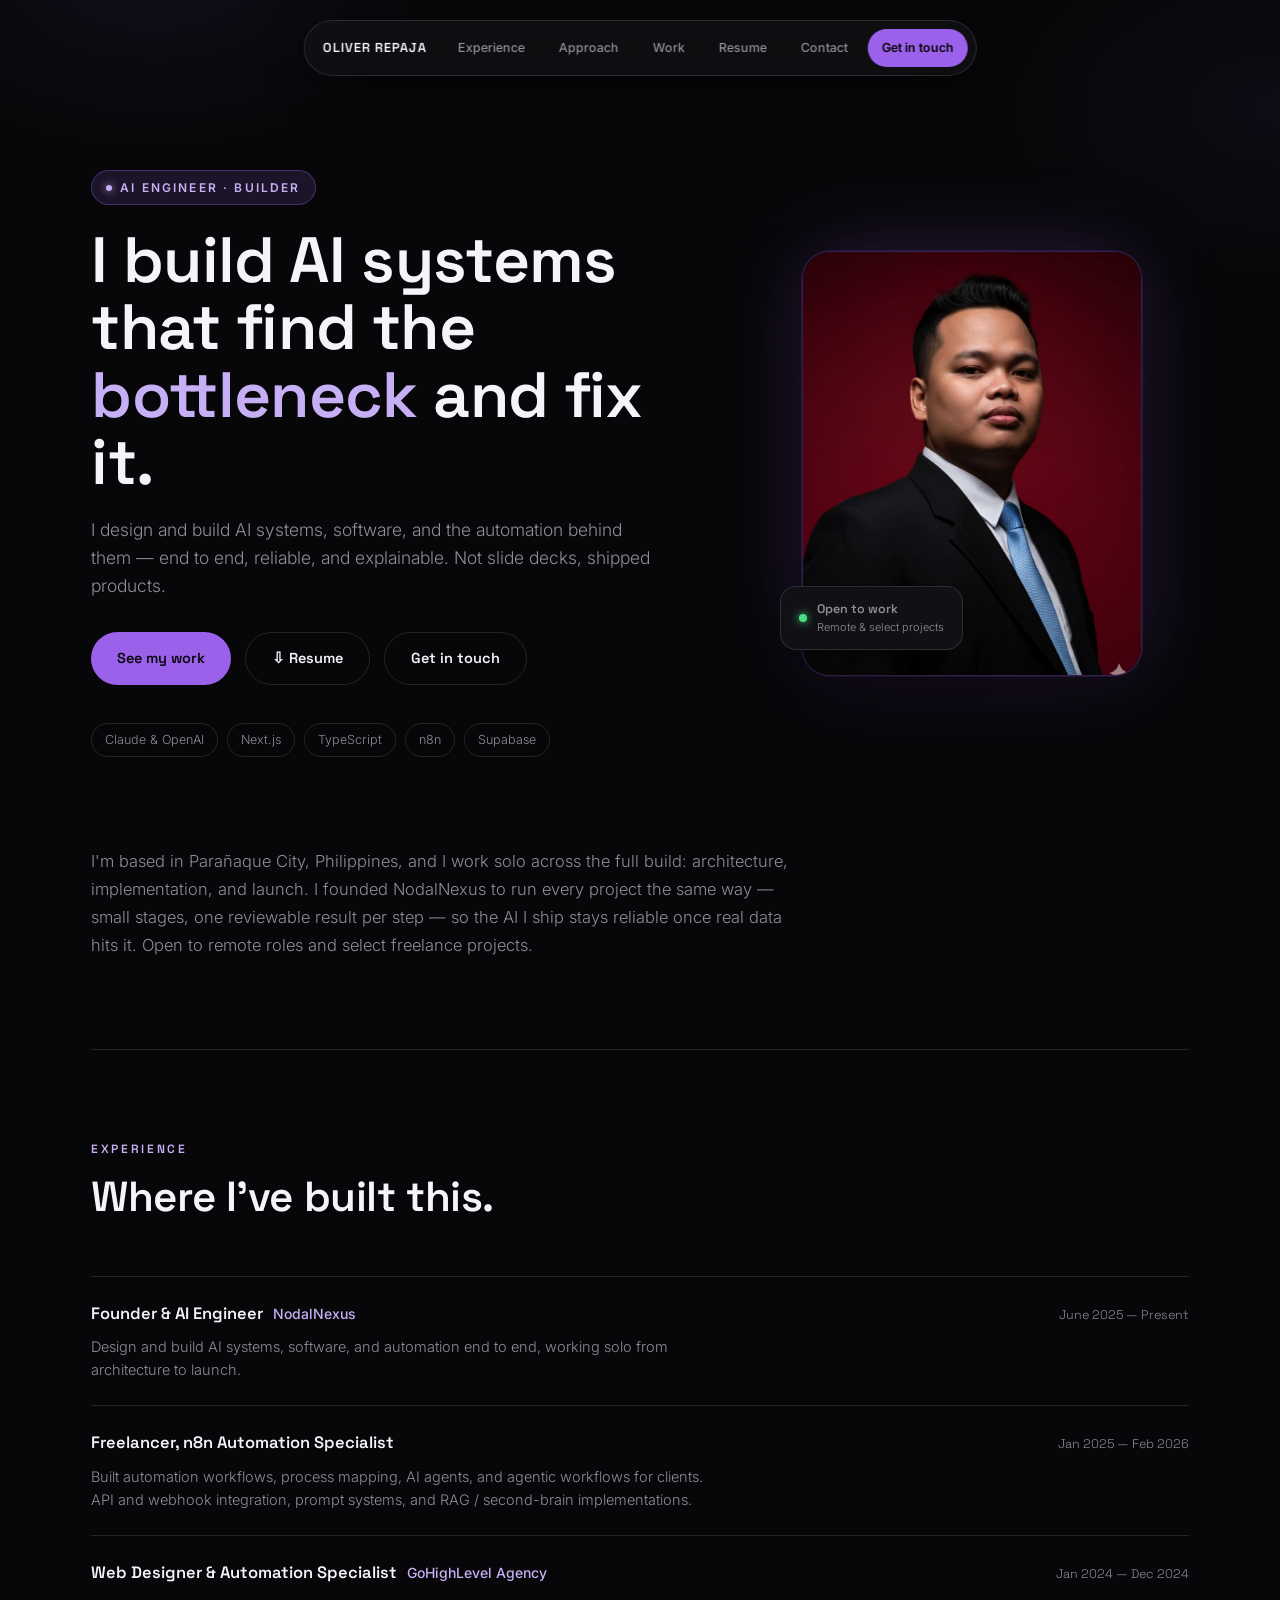
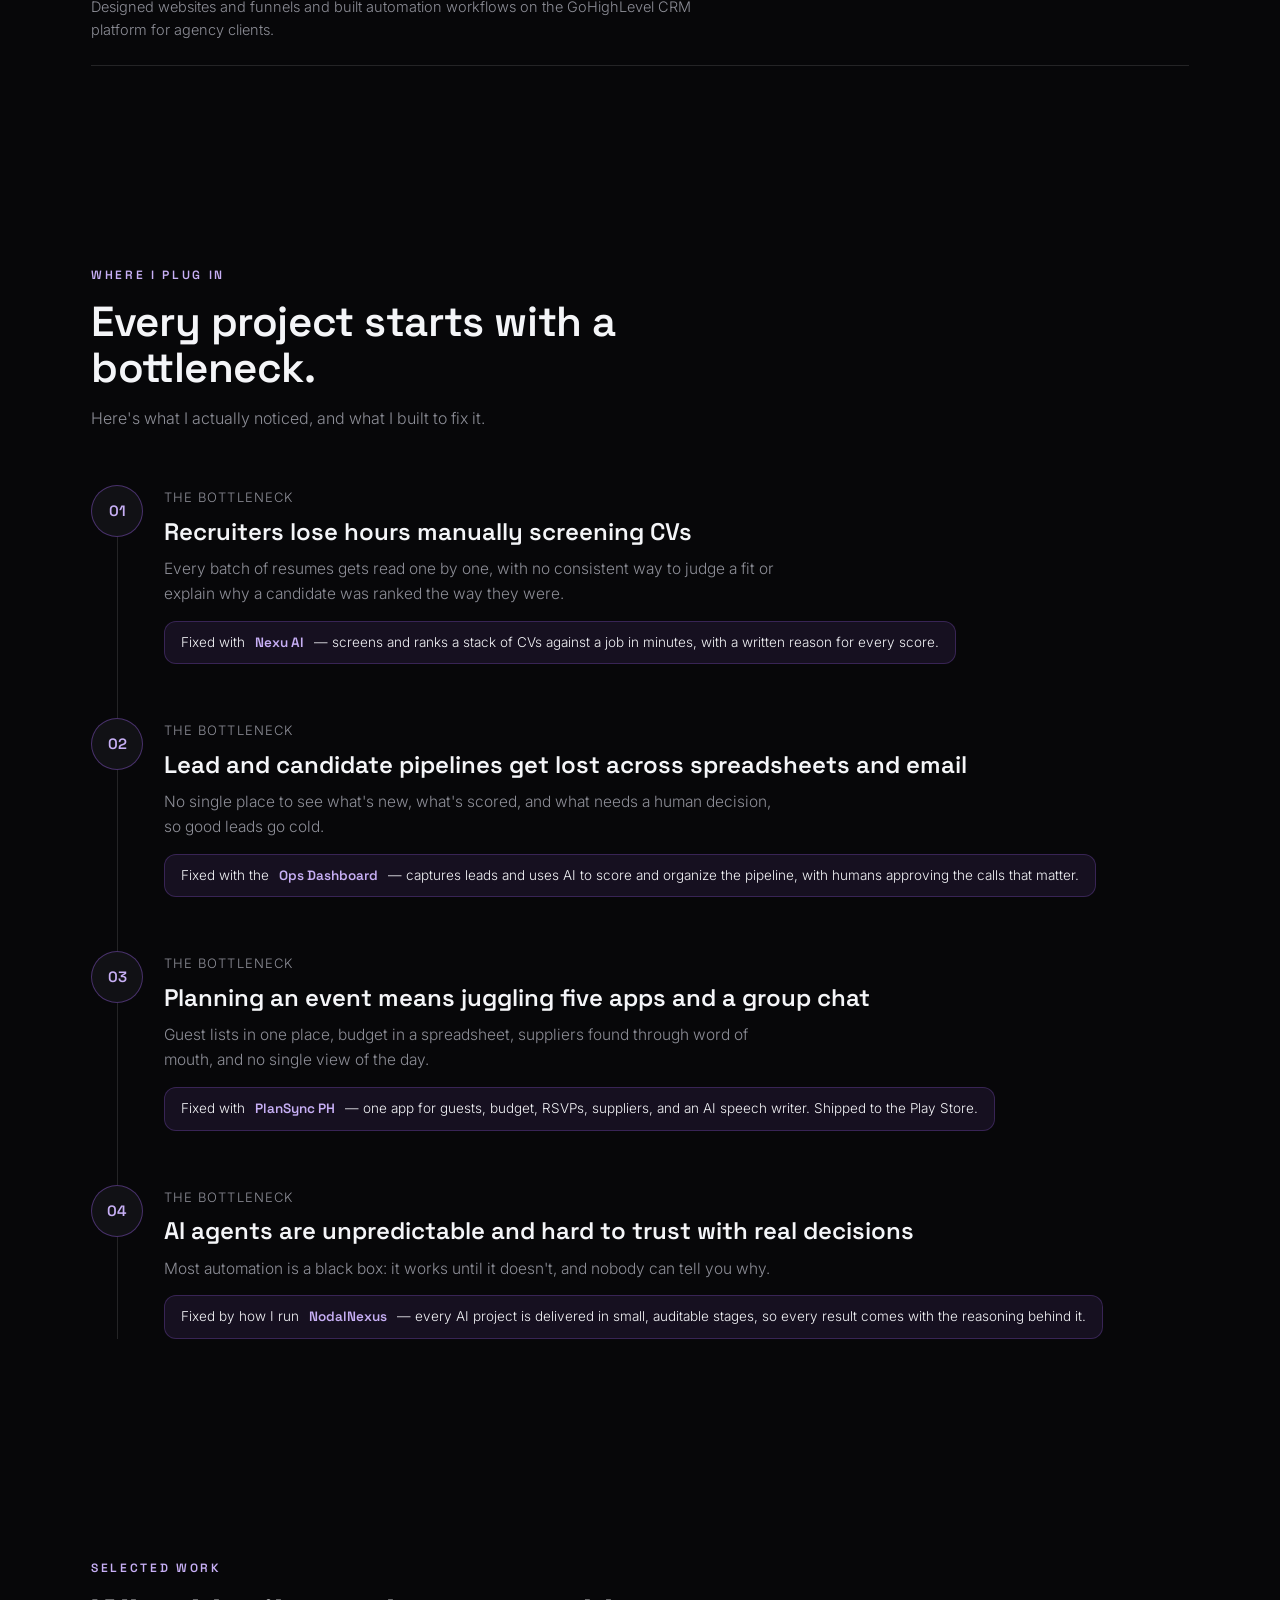
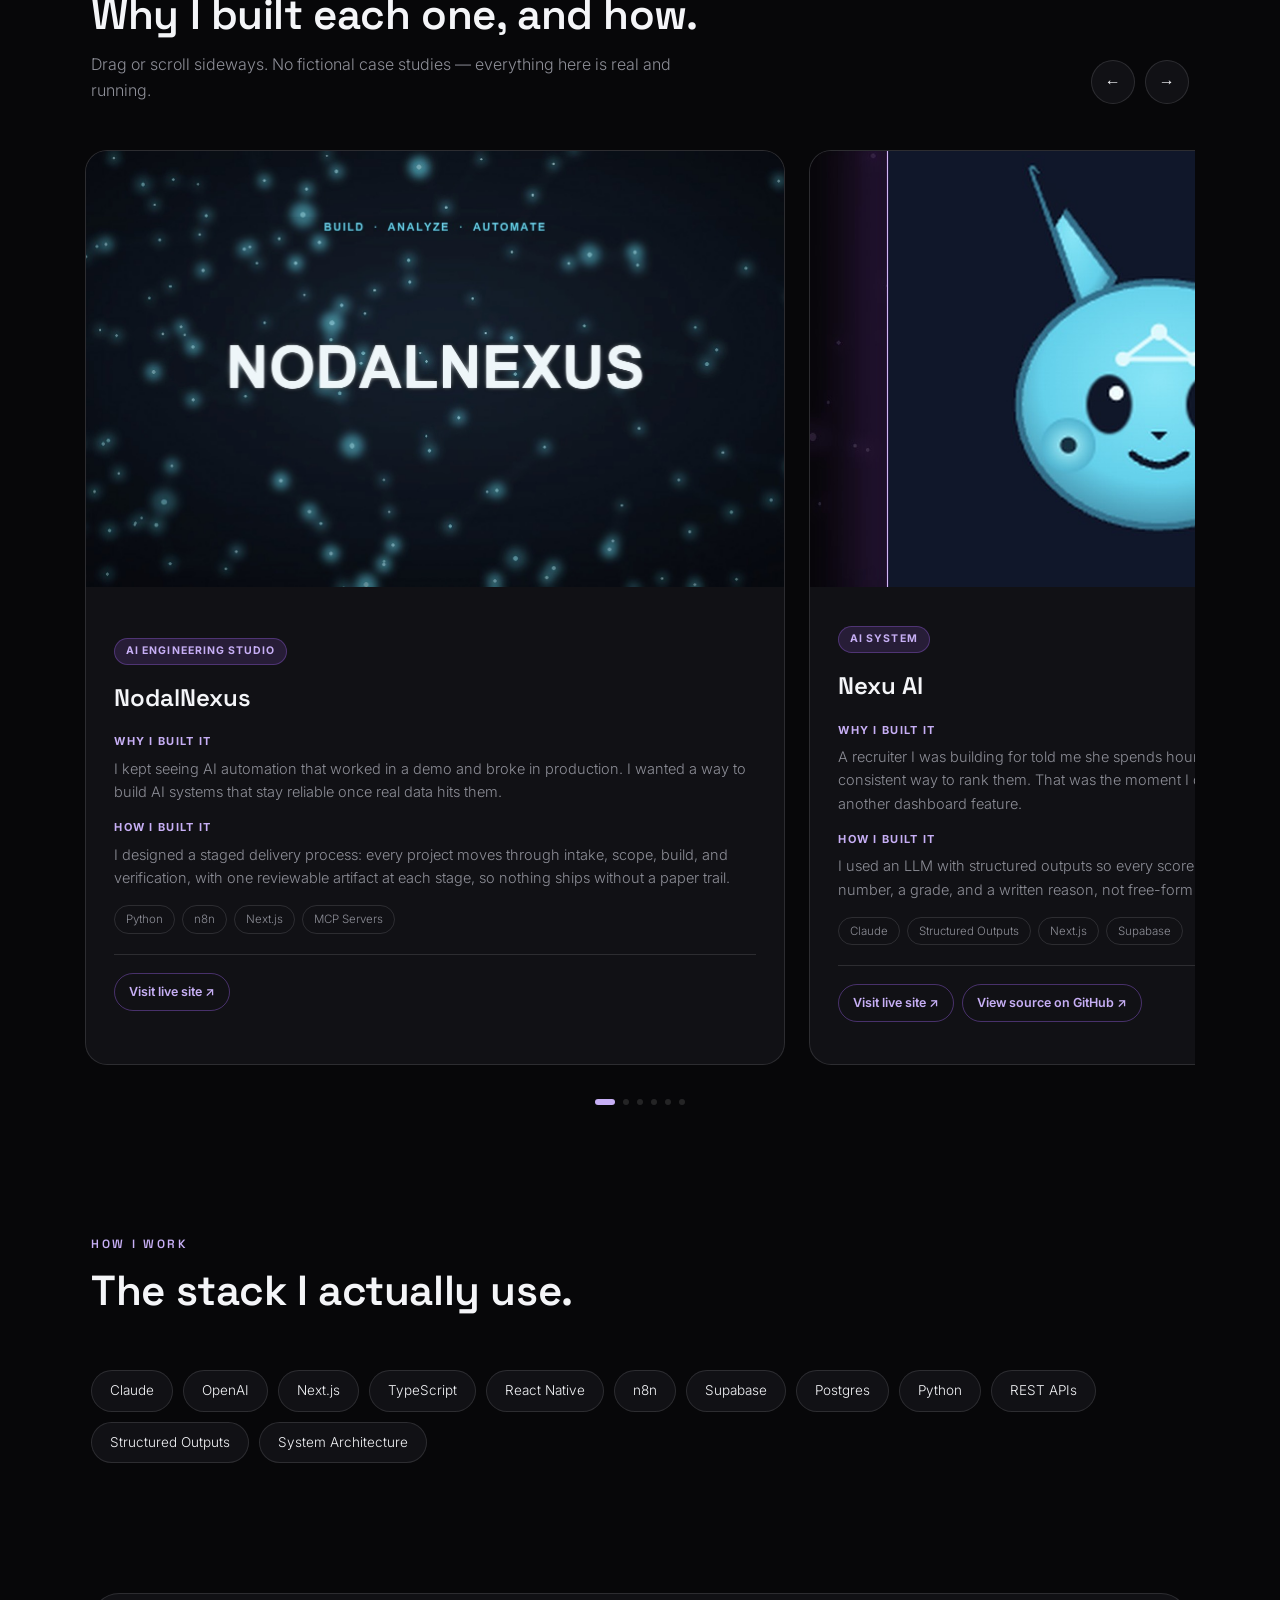
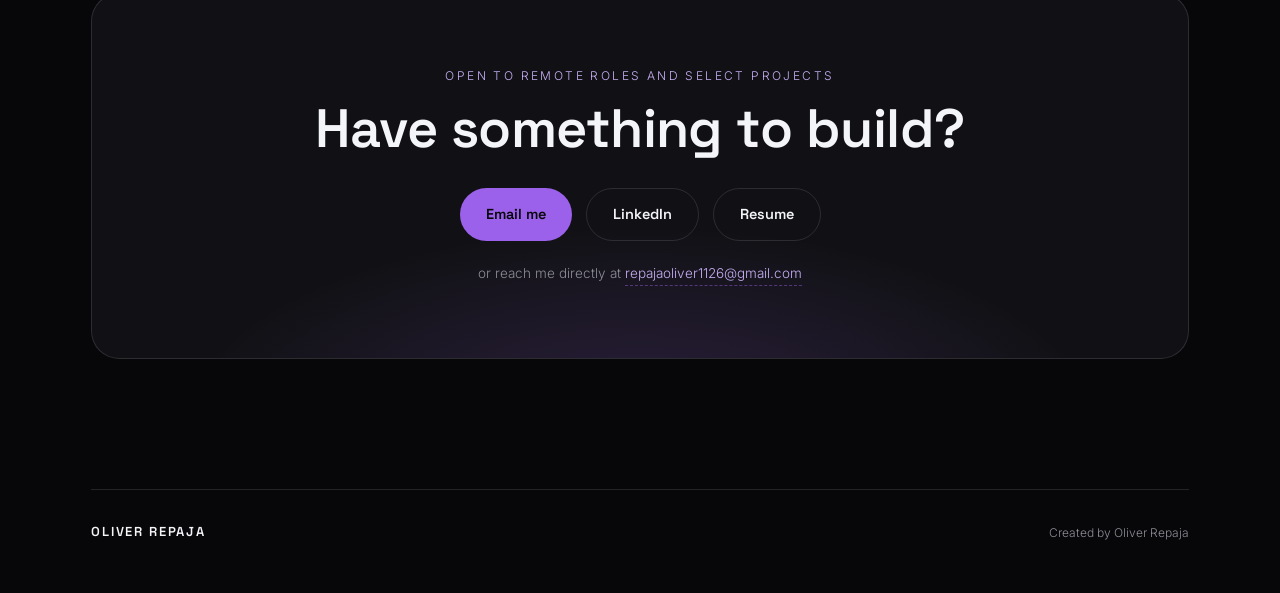
<file: index.html>
<!DOCTYPE html><html lang="en"><head>
<meta charset="UTF-8"><meta name="viewport" content="width=device-width, initial-scale=1.0">
<title>Oliver Repaja — AI Engineer</title>
<meta name="description" content="Oliver Repaja, AI Engineer. I build AI systems, software, and automation that solve real bottlenecks — NodalNexus, PlanSync PH, Nexu AI, and the Ops Dashboard.">
<link rel="icon" href="favicon.ico" sizes="any">
<link rel="icon" href="favicon-256.png" type="image/png">

<meta property="og:type" content="website">
<meta property="og:title" content="Oliver Repaja — AI Engineer">
<meta property="og:description" content="I build AI systems, software, and automation that solve real bottlenecks — NodalNexus, PlanSync PH, Nexu AI, and the Ops Dashboard.">
<meta property="og:image" content="og-image.jpg">
<meta name="twitter:card" content="summary_large_image">
<meta name="twitter:title" content="Oliver Repaja — AI Engineer">
<meta name="twitter:description" content="I build AI systems, software, and automation that solve real bottlenecks.">
<meta name="twitter:image" content="og-image.jpg">

<script type="application/ld+json">
{
  "@context": "https://schema.org",
  "@type": "Person",
  "name": "Oliver Repaja",
  "jobTitle": "AI Engineer",
  "email": "repajaoliver1126@gmail.com",
  "url": "https://oliver1126.github.io/portfolio/",
  "sameAs": ["https://linkedin.com/in/oliver-repaja"],
  "knowsAbout": ["AI Engineering", "LLM Integration", "Software Development", "Automation"]
}
</script>

<link rel="preconnect" href="https://fonts.googleapis.com"><link rel="preconnect" href="https://fonts.gstatic.com" crossorigin>
<link href="https://fonts.googleapis.com/css2?family=Inter:wght@300;400;500;600;700&family=Space+Grotesk:wght@500;600;700&display=swap" rel="stylesheet">
<style>
  :root{
    /* Neutral graphite base — violet is an ACCENT, not an overall tint */
    --bg:oklch(0.13 0.006 280); --bg-2:oklch(0.18 0.008 280); --bg-3:oklch(0.22 0.01 280);
    --ink:oklch(0.97 0.004 280); --muted:oklch(0.65 0.012 280);
    --accent:oklch(0.62 0.20 300); --accent-light:oklch(0.80 0.10 300);
    --hair:color-mix(in oklch,var(--ink) 12%,transparent);
    --disp:'Space Grotesk',sans-serif; --sans:'Inter',sans-serif;
  }
  *{box-sizing:border-box}
  html{scroll-behavior:smooth}
  body{margin:0;background:var(--bg);color:var(--ink);font-family:var(--sans);font-weight:300;line-height:1.6;-webkit-font-smoothing:antialiased;overflow-x:hidden}
  a{color:inherit;text-decoration:none}::selection{background:var(--accent);color:var(--bg)}
  img{max-width:100%;display:block}
  .wrap{max-width:1200px;margin:0 auto;padding:0 clamp(20px,4vw,56px)}
  section{position:relative;z-index:2}

  /* very subtle ambient glow — small, corner-anchored, not a wash */
  body::before{content:"";position:fixed;inset:0;z-index:-1;background:
    radial-gradient(38% 34% at 12% -4%,color-mix(in oklch,var(--accent) 7%,transparent),transparent 60%),
    radial-gradient(34% 30% at 100% 12%,color-mix(in oklch,var(--accent) 5%,transparent),transparent 62%),
    var(--bg);
    animation:drift 30s ease-in-out infinite}
  @keyframes drift{0%,100%{background-position:0 0}50%{background-position:0 -2%}}

  /* floating pill nav */
  .nav{position:fixed;top:20px;left:50%;transform:translateX(-50%);z-index:80;
    display:flex;align-items:center;gap:6px;padding:8px 8px 8px 18px;border-radius:999px;
    background:color-mix(in oklch,var(--bg-2) 78%,transparent);backdrop-filter:blur(16px);
    border:1px solid var(--hair);box-shadow:0 10px 40px rgba(0,0,0,.45);
    animation:navIn .55s cubic-bezier(.16,1,.3,1) both}
  @keyframes navIn{from{opacity:0;transform:translate(-50%,-16px)}to{opacity:1;transform:translate(-50%,0)}}
  .nav .brand{font-family:var(--disp);font-weight:600;font-size:13px;letter-spacing:.08em;margin-right:10px;white-space:nowrap}
  .nav a{font-size:12.5px;font-weight:500;color:var(--muted);padding:9px 14px;border-radius:999px;transition:.25s;white-space:nowrap}
  .nav a:hover{color:var(--ink);background:color-mix(in oklch,var(--ink) 6%,transparent)}
  .nav .cta{background:var(--accent);color:var(--bg);font-weight:600}
  .nav .cta:hover{background:var(--accent-light)}
  .nav .burger{display:none;width:36px;height:36px;border-radius:50%;border:1px solid var(--hair);background:transparent;
    color:var(--ink);cursor:pointer;align-items:center;justify-content:center;font-size:16px}
  .nav-drop{display:none;position:fixed;top:74px;left:50%;transform:translateX(-50%);z-index:79;
    flex-direction:column;gap:4px;min-width:200px;padding:10px;border-radius:20px;
    background:color-mix(in oklch,var(--bg-2) 92%,transparent);backdrop-filter:blur(16px);
    border:1px solid var(--hair);box-shadow:0 14px 40px rgba(0,0,0,.5)}
  .nav-drop a{font-size:13.5px;color:var(--muted);padding:11px 16px;border-radius:12px}
  .nav-drop a:hover{color:var(--ink);background:color-mix(in oklch,var(--ink) 6%,transparent)}
  .nav-drop.open{display:flex}
  @media(max-width:640px){
    .nav a:not(.cta){display:none}
    .nav .burger{display:flex}
  }

  /* magnetic buttons */
  .btn{position:relative;display:inline-flex;align-items:center;gap:8px;font-family:var(--disp);font-weight:600;
    padding:14px 26px;border-radius:999px;font-size:14.5px;transition:transform .18s cubic-bezier(.16,1,.3,1),background .25s,border-color .25s;
    will-change:transform}
  .btn.solid{background:var(--accent);color:var(--bg)}
  .btn.solid:hover{background:var(--accent-light)}
  .btn.ghost{border:1px solid var(--hair);color:var(--ink)}
  .btn.ghost:hover{border-color:color-mix(in oklch,var(--accent) 55%,transparent);color:var(--accent-light)}

  /* ---- HERO ---- */
  .hero{padding:170px 0 90px;display:grid;grid-template-columns:1.15fr 0.85fr;gap:clamp(30px,6vw,80px);align-items:center}
  .fade-up{opacity:0;transform:translateY(20px);animation:fadeUp .65s cubic-bezier(.16,1,.3,1) forwards}
  @keyframes fadeUp{to{opacity:1;transform:none}}
  .hero-eye{display:inline-flex;align-items:center;gap:8px;font-size:12px;font-weight:600;letter-spacing:.18em;text-transform:uppercase;color:var(--accent-light);
    background:color-mix(in oklch,var(--accent) 14%,transparent);border:1px solid color-mix(in oklch,var(--accent) 35%,transparent);padding:7px 14px;border-radius:999px;margin-bottom:22px}
  .hero-eye .dot{width:6px;height:6px;border-radius:50%;background:var(--accent-light);box-shadow:0 0 8px var(--accent-light);animation:pulse 1.8s ease-in-out infinite}
  @keyframes pulse{0%,100%{opacity:1;transform:scale(1)}50%{opacity:.5;transform:scale(1.4)}}
  .hero h1{font-family:var(--disp);font-weight:600;font-size:clamp(38px,5.4vw,64px);line-height:1.05;letter-spacing:-.01em;margin:0 0 20px}
  .hero h1 span{color:var(--accent-light)}
  .hero p.lede{color:var(--muted);font-size:17.5px;max-width:52ch;margin:0 0 32px}
  .hero-ctas{display:flex;gap:14px;flex-wrap:wrap;margin-bottom:38px}
  .hero-chips{display:flex;flex-wrap:wrap;gap:9px}
  .chip{font-size:12.5px;color:var(--muted);border:1px solid var(--hair);padding:6px 13px;border-radius:999px}

  .hero-photo-wrap{position:relative;justify-self:center;perspective:1000px}
  .hero-photo{position:relative;width:min(340px,80vw);aspect-ratio:4/5;border-radius:28px;overflow:hidden;
    border:1px solid color-mix(in oklch,var(--accent) 30%,transparent);transition:transform .35s cubic-bezier(.16,1,.3,1);transform-style:preserve-3d;
    box-shadow:0 0 0 1px color-mix(in oklch,var(--accent) 12%,transparent),0 30px 80px -20px rgba(0,0,0,.6),0 0 90px -10px color-mix(in oklch,var(--accent) 30%,transparent)}
  .hero-photo img{width:100%;height:100%;object-fit:cover}
  .hero-badge{position:absolute;left:-22px;bottom:26px;background:var(--bg-2);border:1px solid var(--hair);border-radius:16px;padding:12px 18px;
    box-shadow:0 14px 40px rgba(0,0,0,.4);display:flex;align-items:center;gap:10px;animation:floatY 5.5s ease-in-out infinite}
  @keyframes floatY{0%,100%{transform:translateY(0)}50%{transform:translateY(-5px)}}
  .hero-badge .pulse{width:8px;height:8px;border-radius:50%;background:#4ade80;box-shadow:0 0 8px #4ade80;flex:none;animation:pulse 1.6s ease-in-out infinite}
  .hero-badge b{font-family:var(--disp);font-size:12.5px;font-weight:600;display:block}
  .hero-badge span{font-size:11px;color:var(--muted)}
  @media(max-width:900px){.hero{grid-template-columns:1fr;padding-top:150px}.hero-photo-wrap{order:-1}}

  .kicker{font-family:var(--disp);font-size:12px;font-weight:600;letter-spacing:.22em;text-transform:uppercase;color:var(--accent-light);margin-bottom:14px}
  .sec-head{max-width:640px;margin-bottom:56px}
  .sec-head h2{font-family:var(--disp);font-weight:600;font-size:clamp(28px,3.6vw,42px);line-height:1.1;letter-spacing:-.01em;margin:0 0 14px}
  .sec-head p{color:var(--muted);font-size:16px;margin:0}

  .about{padding:0 0 90px;border-bottom:1px solid var(--hair)}
  .about p{max-width:70ch;color:var(--muted);font-size:16.5px;line-height:1.7;margin:0}

  /* ---- EXPERIENCE: a plain stacked list, distinct from the Approach timeline ---- */
  .experience{padding:90px 0}
  .xp-list{display:flex;flex-direction:column;gap:0}
  .xp-item{padding:24px 0;border-top:1px solid var(--hair)}
  .xp-item:last-child{border-bottom:1px solid var(--hair)}
  .xp-head{display:flex;justify-content:space-between;align-items:baseline;flex-wrap:wrap;gap:8px;margin-bottom:8px}
  .xp-title{font-family:var(--disp);font-weight:600;font-size:16.5px}
  .xp-org{color:var(--accent-light);font-size:14px;font-weight:500;margin-left:10px}
  .xp-date{font-size:12.5px;color:var(--muted);white-space:nowrap;font-family:var(--disp)}
  .xp-item p{color:var(--muted);font-size:14.5px;max-width:70ch;margin:0}

  /* ---- APPROACH: numbered vertical timeline ---- */
  .approach{padding:110px 0}
  .approach-list{position:relative;border-left:1px solid var(--hair);margin-left:26px}
  .approach-item{position:relative;padding:0 0 56px 46px}
  .approach-item:last-child{padding-bottom:0}
  .approach-num{position:absolute;left:-27px;top:-2px;width:52px;height:52px;border-radius:50%;
    background:var(--bg-2);border:1px solid color-mix(in oklch,var(--accent) 40%,transparent);
    display:flex;align-items:center;justify-content:center;font-family:var(--disp);font-weight:600;font-size:15px;color:var(--accent-light)}
  .approach-problem{font-size:13px;text-transform:uppercase;letter-spacing:.08em;color:var(--muted);margin-bottom:8px}
  .approach-item h3{font-family:var(--disp);font-weight:600;font-size:clamp(19px,2.4vw,24px);margin:0 0 10px;line-height:1.3}
  .approach-item p{color:var(--muted);font-size:15.5px;max-width:62ch;margin:0 0 14px}
  .approach-solve{display:inline-flex;align-items:center;gap:10px;font-size:13.5px;background:color-mix(in oklch,var(--accent) 10%,transparent);
    border:1px solid color-mix(in oklch,var(--accent) 26%,transparent);border-radius:12px;padding:10px 16px}
  .approach-solve b{color:var(--accent-light);font-family:var(--disp);font-weight:600}

  /* ---- WORK: horizontal scroll-snap carousel ---- */
  .work{padding:110px 0 130px}
  .work-head{display:flex;justify-content:space-between;align-items:flex-end;gap:24px;margin-bottom:40px;flex-wrap:wrap}
  .work-nav{display:flex;gap:10px}
  .work-nav button{width:44px;height:44px;border-radius:50%;border:1px solid var(--hair);background:var(--bg-2);color:var(--ink);
    cursor:pointer;font-size:16px;transition:.25s;display:flex;align-items:center;justify-content:center}
  .work-nav button:hover{border-color:color-mix(in oklch,var(--accent) 55%,transparent);color:var(--accent-light);transform:translateY(-2px)}
  .work-track{display:flex;gap:24px;overflow-x:auto;scroll-snap-type:x mandatory;padding:6px 6px 26px;margin:0 -6px;
    scrollbar-width:none}
  .work-track::-webkit-scrollbar{display:none}
  .wcard{scroll-snap-align:start;flex:0 0 min(700px,88vw);border-radius:22px;overflow:hidden;border:1px solid var(--hair);background:var(--bg-2);
    display:grid;grid-template-columns:1fr;transition:border-color .3s,transform .3s cubic-bezier(.16,1,.3,1)}
  .wcard:hover{transform:translateY(-4px)}
  .wcard:hover{border-color:color-mix(in oklch,var(--accent) 40%,transparent)}
  .wcard-img{aspect-ratio:16/10;overflow:hidden}
  .wcard-img img{width:100%;height:100%;object-fit:cover;transition:transform .5s cubic-bezier(.16,1,.3,1)}
  .wcard:hover .wcard-img img{transform:scale(1.035)}
  .wcard-body{padding:26px 28px 30px}
  .wcard-tag{display:inline-block;font-size:10.5px;font-weight:700;letter-spacing:.1em;text-transform:uppercase;color:var(--accent-light);
    background:color-mix(in oklch,var(--accent) 16%,transparent);border:1px solid color-mix(in oklch,var(--accent) 34%,transparent);
    padding:4px 11px;border-radius:999px;margin-bottom:14px}
  .wcard h3{font-family:var(--disp);font-weight:600;font-size:24px;margin:0 0 16px}
  .wcard-block{margin-bottom:16px}
  .wcard-block .lbl{font-size:11px;font-weight:700;letter-spacing:.12em;text-transform:uppercase;color:var(--accent-light);margin-bottom:6px}
  .wcard-block p{color:var(--muted);font-size:14.5px;margin:0;line-height:1.6}
  .wcard-stack{display:flex;flex-wrap:wrap;gap:7px;margin-top:16px}
  .wcard-stack span{font-size:11.5px;color:var(--muted);border:1px solid var(--hair);padding:4px 11px;border-radius:999px}
  .wcard-links{display:flex;flex-wrap:wrap;gap:8px;margin-top:20px;padding-top:18px;border-top:1px solid var(--hair)}
  .wcard-links a{font-size:12.5px;font-weight:600;padding:8px 14px;border-radius:999px;border:1px solid color-mix(in oklch,var(--accent) 40%,transparent);
    color:var(--accent-light);transition:.25s}
  .wcard-links a:hover{background:var(--accent);color:var(--bg);border-color:var(--accent)}
  .wcard-links a:focus-visible{outline:2px solid var(--accent-light);outline-offset:2px}
  .wcard-links .note{font-size:12.5px;color:var(--muted);padding:8px 0}
  .work-dots{display:flex;gap:8px;justify-content:center;margin-top:8px}
  .work-dots span{width:6px;height:6px;border-radius:50%;background:var(--hair);transition:.3s}
  .work-dots span.on{background:var(--accent-light);width:20px;border-radius:4px}
  @media(max-width:640px){.wcard{flex-basis:87vw}}

  /* ---- SKILLS ---- */
  .skills{padding:0 0 110px}
  .skill-row{display:flex;flex-wrap:wrap;gap:10px}
  .skill-pill{font-size:13.5px;color:var(--ink);border:1px solid var(--hair);background:var(--bg-2);padding:9px 18px;border-radius:999px;transition:.25s}
  .skill-pill:hover{border-color:color-mix(in oklch,var(--accent) 45%,transparent);color:var(--accent-light);transform:translateY(-2px)}

  /* ---- CONTACT ---- */
  .contact{padding:20px 0 130px}
  .contact-card{border-radius:28px;padding:clamp(40px,7vw,72px);text-align:center;position:relative;overflow:hidden;
    background:var(--bg-2);border:1px solid var(--hair)}
  .contact-card::before{content:"";position:absolute;inset:0;background:radial-gradient(60% 80% at 50% 120%,color-mix(in oklch,var(--accent) 20%,transparent),transparent 70%);pointer-events:none}
  .contact-card .k{position:relative;font-size:12px;letter-spacing:.2em;text-transform:uppercase;color:var(--accent-light);margin-bottom:16px}
  .contact-card h2{position:relative;font-family:var(--disp);font-weight:600;font-size:clamp(30px,5vw,54px);line-height:1.05;letter-spacing:-.01em;margin:0 0 30px}
  .contact-links{position:relative;display:flex;gap:14px;justify-content:center;flex-wrap:wrap}
  .contact-fallback{position:relative;margin:22px 0 0;font-size:13.5px;color:var(--muted)}
  .contact-fallback button{font:inherit;color:var(--accent-light);background:none;border:none;border-bottom:1px dashed color-mix(in oklch,var(--accent) 45%,transparent);cursor:pointer;padding:0}
  .contact-fallback button:hover{color:var(--ink)}

  footer{padding:32px 0 50px;border-top:1px solid var(--hair)}
  footer .row{display:flex;justify-content:space-between;align-items:center;flex-wrap:wrap;gap:12px}
  .fwm{font-family:var(--disp);font-weight:600;font-size:13px;letter-spacing:.14em}
  footer .cc{font-size:12px;color:var(--muted)}

  .reveal{opacity:0;transform:translateY(18px);transition:opacity .55s cubic-bezier(.16,1,.3,1),transform .55s cubic-bezier(.16,1,.3,1)}
  .reveal.in{opacity:1;transform:none}
</style>
</head>
<body>

<nav class="nav">
  <span class="brand">OLIVER REPAJA</span>
  <a href="#experience">Experience</a>
  <a href="#approach">Approach</a>
  <a href="#work">Work</a>
  <a href="resume.html" target="_blank" rel="noopener">Resume</a>
  <a href="#contact">Contact</a>
  <a class="cta" href="mailto:repajaoliver1126@gmail.com">Get in touch</a>
  <button class="burger" id="burgerBtn" aria-label="Menu">&#9776;</button>
</nav>
<div class="nav-drop" id="navDrop">
  <a href="#experience">Experience</a>
  <a href="#approach">Approach</a>
  <a href="#work">Work</a>
  <a href="resume.html" target="_blank" rel="noopener">Resume</a>
  <a href="#contact">Contact</a>
</div>

<div class="wrap">
  <section class="hero">
    <div>
      <div class="hero-eye fade-up" style="animation-delay:.03s"><span class="dot"></span> AI Engineer · Builder</div>
      <h1 class="fade-up" style="animation-delay:.09s">I build AI systems that find the <span>bottleneck</span> and fix it.</h1>
      <p class="lede fade-up" style="animation-delay:.15s">I design and build AI systems, software, and the automation behind them — end to end, reliable, and explainable. Not slide decks, shipped products.</p>
      <div class="hero-ctas fade-up" style="animation-delay:.21s">
        <a class="btn solid magnetic" href="#work">See my work</a>
        <a class="btn ghost magnetic" href="resume.html" target="_blank" rel="noopener">&#8681; Resume</a>
        <a class="btn ghost magnetic" href="mailto:repajaoliver1126@gmail.com">Get in touch</a>
      </div>
      <div class="hero-chips fade-up" style="animation-delay:.27s">
        <span class="chip">Claude &amp; OpenAI</span>
        <span class="chip">Next.js</span>
        <span class="chip">TypeScript</span>
        <span class="chip">n8n</span>
        <span class="chip">Supabase</span>
      </div>
    </div>
    <div class="hero-photo-wrap fade-up" style="animation-delay:.12s">
      <div class="hero-photo" id="tiltPhoto">
        <img src="assets/photo.jpg" alt="Oliver Repaja" onerror="this.onerror=null;this.src='assets/photo-placeholder.jpg'">
      </div>
      <div class="hero-badge">
        <span class="pulse"></span>
        <span><b>Open to work</b><span>Remote &amp; select projects</span></span>
      </div>
    </div>
  </section>

  <section class="about reveal">
    <p>I'm based in Parañaque City, Philippines, and I work solo across the full build: architecture, implementation, and launch. I founded NodalNexus to run every project the same way — small stages, one reviewable result per step — so the AI I ship stays reliable once real data hits it. Open to remote roles and select freelance projects.</p>
  </section>

  <section class="experience" id="experience">
    <div class="sec-head reveal">
      <div class="kicker">Experience</div>
      <h2>Where I've built this.</h2>
    </div>
    <div class="xp-list">

      <div class="xp-item reveal">
        <div class="xp-head">
          <div><span class="xp-title">Founder &amp; AI Engineer</span><span class="xp-org">NodalNexus</span></div>
          <div class="xp-date">June 2025 — Present</div>
        </div>
        <p>Design and build AI systems, software, and automation end to end, working solo from architecture to launch.</p>
      </div>

      <div class="xp-item reveal">
        <div class="xp-head">
          <div><span class="xp-title">Freelancer, n8n Automation Specialist</span></div>
          <div class="xp-date">Jan 2025 — Feb 2026</div>
        </div>
        <p>Built automation workflows, process mapping, AI agents, and agentic workflows for clients. API and webhook integration, prompt systems, and RAG / second-brain implementations.</p>
      </div>

      <div class="xp-item reveal">
        <div class="xp-head">
          <div><span class="xp-title">Web Designer &amp; Automation Specialist</span><span class="xp-org">GoHighLevel Agency</span></div>
          <div class="xp-date">Jan 2024 — Dec 2024</div>
        </div>
        <p>Designed websites and funnels and built automation workflows on the GoHighLevel CRM platform for agency clients.</p>
      </div>

    </div>
  </section>

  <section class="approach" id="approach">
    <div class="sec-head reveal">
      <div class="kicker">Where I plug in</div>
      <h2>Every project starts with a bottleneck.</h2>
      <p>Here's what I actually noticed, and what I built to fix it.</p>
    </div>
    <div class="approach-list">

      <div class="approach-item reveal">
        <div class="approach-num">01</div>
        <div class="approach-problem">The bottleneck</div>
        <h3>Recruiters lose hours manually screening CVs</h3>
        <p>Every batch of resumes gets read one by one, with no consistent way to judge a fit or explain why a candidate was ranked the way they were.</p>
        <div class="approach-solve">Fixed with <b>Nexu AI</b> — screens and ranks a stack of CVs against a job in minutes, with a written reason for every score.</div>
      </div>

      <div class="approach-item reveal">
        <div class="approach-num">02</div>
        <div class="approach-problem">The bottleneck</div>
        <h3>Lead and candidate pipelines get lost across spreadsheets and email</h3>
        <p>No single place to see what's new, what's scored, and what needs a human decision, so good leads go cold.</p>
        <div class="approach-solve">Fixed with the <b>Ops Dashboard</b> — captures leads and uses AI to score and organize the pipeline, with humans approving the calls that matter.</div>
      </div>

      <div class="approach-item reveal">
        <div class="approach-num">03</div>
        <div class="approach-problem">The bottleneck</div>
        <h3>Planning an event means juggling five apps and a group chat</h3>
        <p>Guest lists in one place, budget in a spreadsheet, suppliers found through word of mouth, and no single view of the day.</p>
        <div class="approach-solve">Fixed with <b>PlanSync PH</b> — one app for guests, budget, RSVPs, suppliers, and an AI speech writer. Shipped to the Play Store.</div>
      </div>

      <div class="approach-item reveal">
        <div class="approach-num">04</div>
        <div class="approach-problem">The bottleneck</div>
        <h3>AI agents are unpredictable and hard to trust with real decisions</h3>
        <p>Most automation is a black box: it works until it doesn't, and nobody can tell you why.</p>
        <div class="approach-solve">Fixed by how I run <b>NodalNexus</b> — every AI project is delivered in small, auditable stages, so every result comes with the reasoning behind it.</div>
      </div>

    </div>
  </section>

  <section class="work" id="work">
    <div class="work-head">
      <div class="sec-head reveal" style="margin-bottom:0">
        <div class="kicker">Selected work</div>
        <h2>Why I built each one, and how.</h2>
        <p>Drag or scroll sideways. No fictional case studies — everything here is real and running.</p>
      </div>
      <div class="work-nav reveal">
        <button id="wPrev" aria-label="Previous">&#8592;</button>
        <button id="wNext" aria-label="Next">&#8594;</button>
      </div>
    </div>

    <div class="work-track" id="workTrack">

      <article class="wcard reveal">
        <div class="wcard-img"><img src="assets/pages/proj-nodalnexus.jpg" alt="NodalNexus"></div>
        <div class="wcard-body">
          <span class="wcard-tag">AI Engineering Studio</span>
          <h3>NodalNexus</h3>
          <div class="wcard-block"><div class="lbl">Why I built it</div><p>I kept seeing AI automation that worked in a demo and broke in production. I wanted a way to build AI systems that stay reliable once real data hits them.</p></div>
          <div class="wcard-block"><div class="lbl">How I built it</div><p>I designed a staged delivery process: every project moves through intake, scope, build, and verification, with one reviewable artifact at each stage, so nothing ships without a paper trail.</p></div>
          <div class="wcard-stack"><span>Python</span><span>n8n</span><span>Next.js</span><span>MCP Servers</span></div>
          <div class="wcard-links"><a href="https://www.nodalnexushq.com" target="_blank" rel="noopener">Visit live site &#8599;</a></div>
        </div>
      </article>

      <article class="wcard reveal">
        <div class="wcard-img"><img src="assets/pages/proj-nexu.jpg" alt="Nexu AI"></div>
        <div class="wcard-body">
          <span class="wcard-tag">AI System</span>
          <h3>Nexu AI</h3>
          <div class="wcard-block"><div class="lbl">Why I built it</div><p>A recruiter I was building for told me she spends hours reading CVs one by one with no consistent way to rank them. That was the moment I decided to build a screener instead of another dashboard feature.</p></div>
          <div class="wcard-block"><div class="lbl">How I built it</div><p>I used an LLM with structured outputs so every score comes back as a strict, typed result: a number, a grade, and a written reason, not free-form text I'd have to parse by hand.</p></div>
          <div class="wcard-stack"><span>Claude</span><span>Structured Outputs</span><span>Next.js</span><span>Supabase</span></div>
          <div class="wcard-links"><a href="https://nexu-ai-one.vercel.app" target="_blank" rel="noopener">Visit live site &#8599;</a><a href="https://github.com/Oliver1126/nexu-ai" target="_blank" rel="noopener">View source on GitHub &#8599;</a></div>
        </div>
      </article>

      <article class="wcard reveal">
        <div class="wcard-img"><img src="assets/pages/proj-ops.jpg" alt="Ops Dashboard"></div>
        <div class="wcard-body">
          <span class="wcard-tag">Automation &amp; Workflows</span>
          <h3>Ops Dashboard</h3>
          <div class="wcard-block"><div class="lbl">Why I built it</div><p>Once leads started coming in, spreadsheets couldn't keep up. Nothing showed status at a glance, and good leads went cold waiting on a reply.</p></div>
          <div class="wcard-block"><div class="lbl">How I built it</div><p>I built a single dashboard that captures new leads, scores them automatically, and only surfaces the ones that need a human decision, instead of showing everything at once.</p></div>
          <div class="wcard-stack"><span>Next.js</span><span>Supabase</span><span>n8n</span><span>REST APIs</span></div>
          <div class="wcard-links"><span class="note">Internal tool behind a login — walkthrough available on request.</span></div>
        </div>
      </article>

      <article class="wcard reveal">
        <div class="wcard-img"><img src="assets/pages/proj-plansync-site.jpg" alt="PlanSync PH" style="object-position:top"></div>
        <div class="wcard-body">
          <span class="wcard-tag">Software System</span>
          <h3>PlanSync PH</h3>
          <div class="wcard-block"><div class="lbl">Why I built it</div><p>I watched people planning weddings juggle five apps and a group chat, with the budget always a guess until the week before the event. I decided a single app was overdue.</p></div>
          <div class="wcard-block"><div class="lbl">How I built it</div><p>I built it as one product covering guests, budget, RSVPs, and suppliers, and added an AI speech writer since that was the task people dreaded most.</p></div>
          <div class="wcard-stack"><span>React Native</span><span>Next.js</span><span>Supabase</span><span>Claude</span></div>
          <div class="wcard-links"><a href="https://web-ten-peach-sgbdw5lr6g.vercel.app" target="_blank" rel="noopener">Visit live site &#8599;</a></div>
        </div>
      </article>

      <article class="wcard reveal">
        <div class="wcard-img"><img src="assets/pages/proj-amore.jpg" alt="Amore Cost" style="object-position:top"></div>
        <div class="wcard-body">
          <span class="wcard-tag">Software System</span>
          <h3>Amore Cost</h3>
          <div class="wcard-block"><div class="lbl">Why I built it</div><p>Small food businesses in the Philippines mostly price their products with static spreadsheet templates, so they often don't know their real cost per recipe or the margin they're actually making.</p></div>
          <div class="wcard-block"><div class="lbl">How I built it</div><p>I built a free costing and pricing calculator that needs no signup: enter ingredients once, and ingredient price changes flow through to every recipe's cost and suggested price automatically.</p></div>
          <div class="wcard-stack"><span>Next.js</span><span>TypeScript</span><span>Tailwind</span><span>Vitest</span></div>
          <div class="wcard-links"><a href="https://amore-cost.vercel.app" target="_blank" rel="noopener">Visit live site &#8599;</a></div>
        </div>
      </article>

      <article class="wcard reveal">
        <div class="wcard-img"><img src="assets/pages/proj-atlas.jpg" alt="Atlas Freelance" style="object-position:top"></div>
        <div class="wcard-body">
          <span class="wcard-tag">Software System</span>
          <h3>Atlas Freelance</h3>
          <div class="wcard-block"><div class="lbl">Why I built it</div><p>Most freelance business tools are built around US dollars and treat pesos as an afterthought, so Filipino freelancers end up running clients, invoices, and time tracking across separate apps and spreadsheets.</p></div>
          <div class="wcard-block"><div class="lbl">How I built it</div><p>I built one workspace for clients, projects, invoices, time tracking, and proposals that works with no signup, then added real accounts with cloud sync, e-signatures, PDF downloads, and multi-currency invoicing for users who sign in.</p></div>
          <div class="wcard-stack"><span>Next.js</span><span>TypeScript</span><span>Supabase</span><span>Cloudflare Workers</span></div>
          <div class="wcard-links"><a href="https://app.atlas-freelance.workers.dev" target="_blank" rel="noopener">Visit live site &#8599;</a></div>
        </div>
      </article>

    </div>
    <div class="work-dots reveal" id="workDots"></div>
  </section>

  <section class="skills">
    <div class="sec-head reveal">
      <div class="kicker">How I work</div>
      <h2>The stack I actually use.</h2>
    </div>
    <div class="skill-row reveal">
      <span class="skill-pill">Claude</span><span class="skill-pill">OpenAI</span><span class="skill-pill">Next.js</span>
      <span class="skill-pill">TypeScript</span><span class="skill-pill">React Native</span><span class="skill-pill">n8n</span>
      <span class="skill-pill">Supabase</span><span class="skill-pill">Postgres</span><span class="skill-pill">Python</span>
      <span class="skill-pill">REST APIs</span><span class="skill-pill">Structured Outputs</span><span class="skill-pill">System Architecture</span>
    </div>
  </section>

  <section class="contact" id="contact">
    <div class="contact-card reveal">
      <div class="k">Open to remote roles and select projects</div>
      <h2>Have something to build?</h2>
      <div class="contact-links">
        <a class="btn solid magnetic" href="mailto:repajaoliver1126@gmail.com">Email me</a>
        <a class="btn ghost magnetic" href="https://linkedin.com/in/oliver-repaja" target="_blank" rel="noopener">LinkedIn</a>
        <a class="btn ghost magnetic" href="resume.html" target="_blank" rel="noopener">Resume</a>
      </div>
      <p class="contact-fallback">or reach me directly at <button id="copyEmail" data-email="repajaoliver1126@gmail.com">repajaoliver1126@gmail.com</button></p>
    </div>
  </section>

  <footer>
    <div class="row">
      <span class="fwm">OLIVER REPAJA</span>
      <span class="cc">Created by Oliver Repaja</span>
    </div>
  </footer>
</div>

<script>
  // copy email fallback (in case mailto: has no configured client)
  const copyBtn = document.getElementById('copyEmail');
  if (copyBtn) {
    copyBtn.addEventListener('click', () => {
      navigator.clipboard.writeText(copyBtn.dataset.email).then(() => {
        const original = copyBtn.textContent;
        copyBtn.textContent = 'Copied!';
        setTimeout(() => { copyBtn.textContent = original; }, 1500);
      });
    });
  }

  // mobile nav toggle
  const burger = document.getElementById('burgerBtn');
  const navDrop = document.getElementById('navDrop');
  burger.addEventListener('click', () => navDrop.classList.toggle('open'));
  navDrop.querySelectorAll('a').forEach(a => a.addEventListener('click', () => navDrop.classList.remove('open')));
  document.addEventListener('click', (e) => {
    if (!navDrop.contains(e.target) && !burger.contains(e.target)) navDrop.classList.remove('open');
  });

  // scroll reveal, staggered
  const revealEls = [...document.querySelectorAll('.reveal')];
  const obs = new IntersectionObserver((entries) => {
    entries.forEach(e => {
      if (e.isIntersecting) {
        const i = [...e.target.parentElement.children].indexOf(e.target);
        e.target.style.transitionDelay = (Math.min(i,6) * 0.045) + 's';
        e.target.classList.add('in');
      }
    });
  }, { threshold: 0.15 });
  revealEls.forEach(el => obs.observe(el));

  // magnetic buttons
  document.querySelectorAll('.magnetic').forEach(btn => {
    btn.addEventListener('mousemove', (e) => {
      const r = btn.getBoundingClientRect();
      const x = e.clientX - r.left - r.width/2, y = e.clientY - r.top - r.height/2;
      btn.style.transform = `translate(${x*0.16}px, ${y*0.2}px)`;
    });
    btn.addEventListener('mouseleave', () => { btn.style.transform = ''; });
  });

  // hero photo tilt
  const tilt = document.getElementById('tiltPhoto');
  if (tilt) {
    document.addEventListener('mousemove', (e) => {
      const r = tilt.getBoundingClientRect();
      const cx = r.left + r.width/2, cy = r.top + r.height/2;
      const dx = (e.clientX - cx) / r.width, dy = (e.clientY - cy) / r.height;
      tilt.style.transform = `rotateY(${dx*6}deg) rotateX(${-dy*6}deg)`;
    });
  }

  // horizontal work carousel: arrows + dots
  const track = document.getElementById('workTrack');
  const cards = [...track.children];
  const dotsWrap = document.getElementById('workDots');
  cards.forEach((_, i) => {
    const d = document.createElement('span');
    if (i === 0) d.classList.add('on');
    d.addEventListener('click', () => cards[i].scrollIntoView({ behavior: 'smooth', inline: 'start', block: 'nearest' }));
    dotsWrap.appendChild(d);
  });
  const dots = [...dotsWrap.children];
  const cardWidth = () => cards[0].getBoundingClientRect().width + 24;
  document.getElementById('wNext').addEventListener('click', () => track.scrollBy({ left: cardWidth(), behavior: 'smooth' }));
  document.getElementById('wPrev').addEventListener('click', () => track.scrollBy({ left: -cardWidth(), behavior: 'smooth' }));
  track.addEventListener('scroll', () => {
    const idx = Math.round(track.scrollLeft / cardWidth());
    dots.forEach((d, i) => d.classList.toggle('on', i === idx));
  }, { passive: true });
</script>
</body></html>
</file>
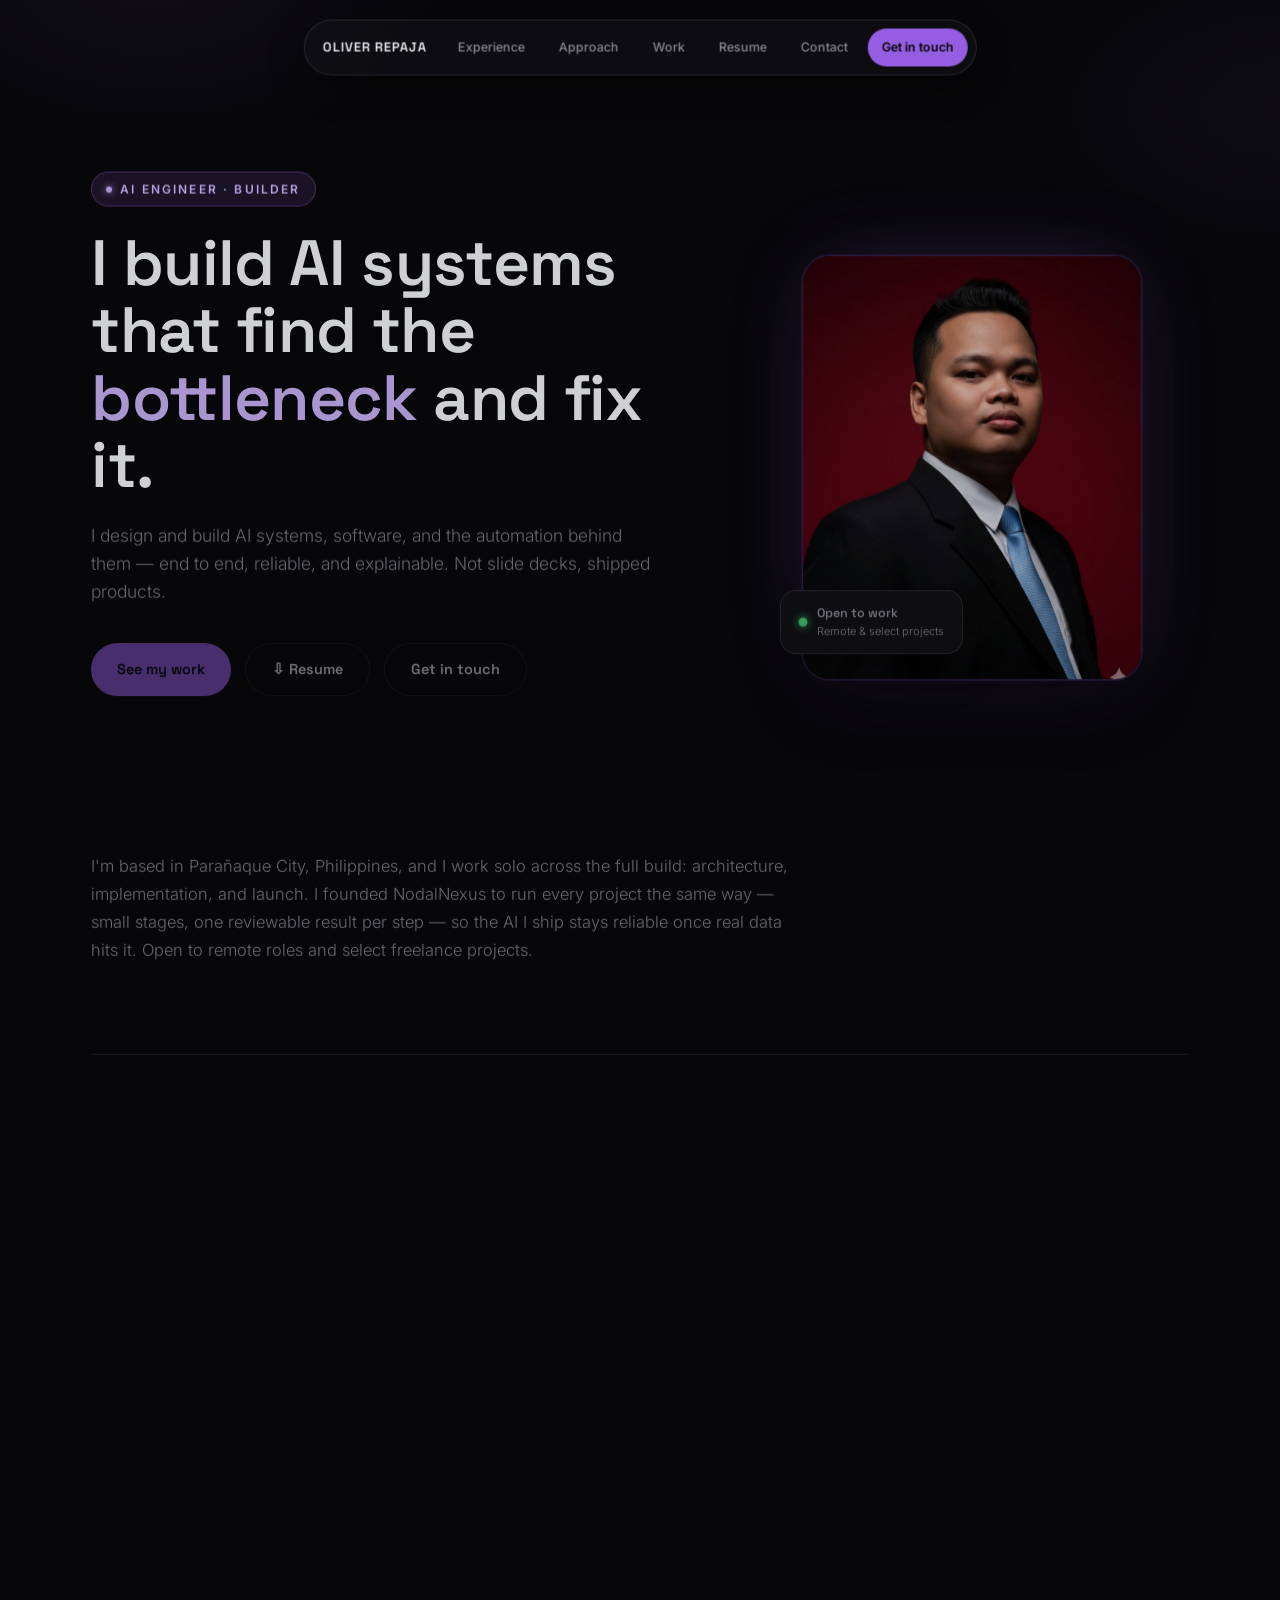
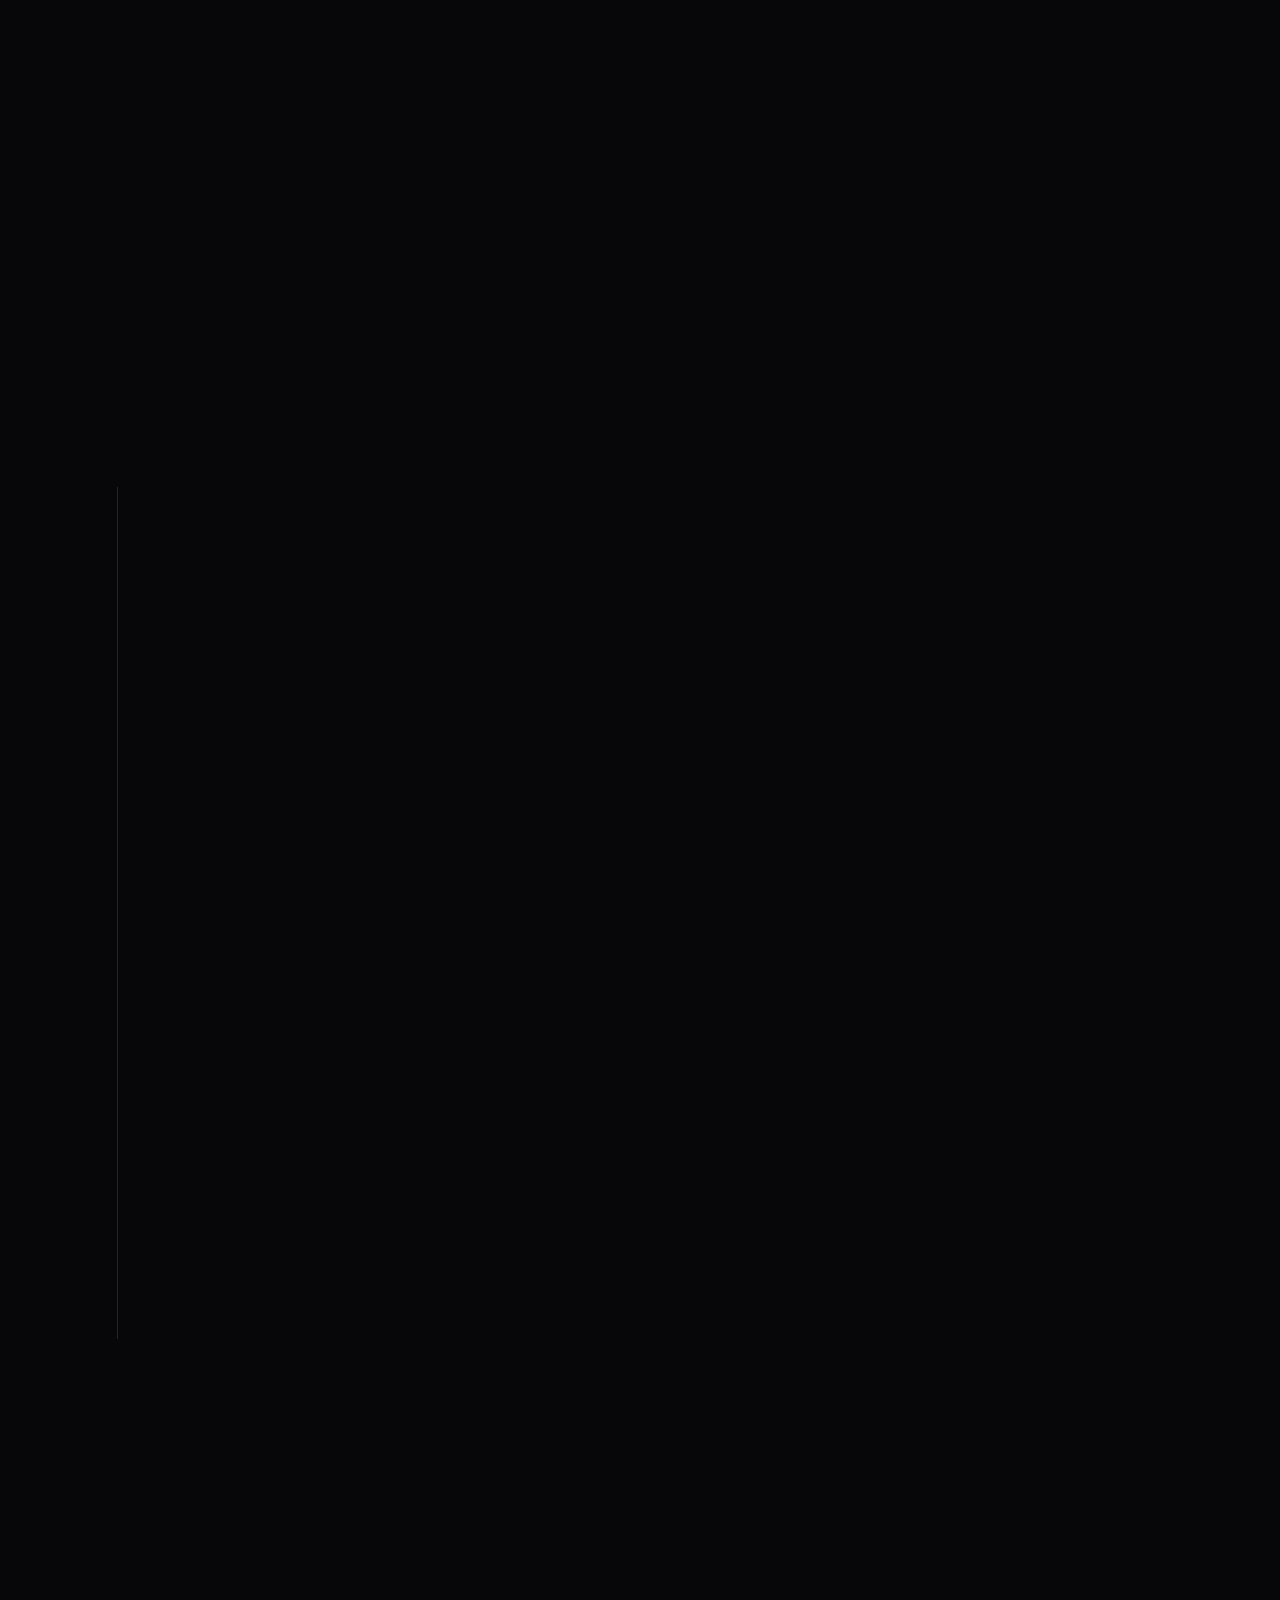
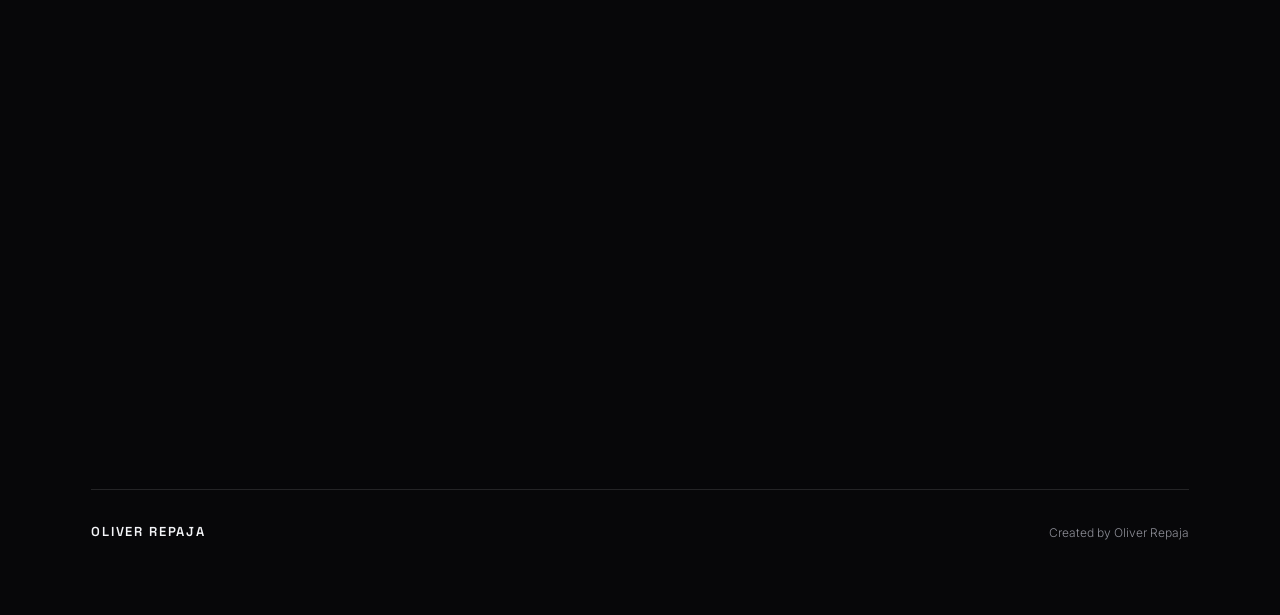
<file: projects.html>
<!DOCTYPE html><html lang="en"><head>
<meta charset="UTF-8"><meta http-equiv="refresh" content="0; url=index.html#work">
<title>Redirecting…</title>
</head><body>Moved to <a href="index.html#work">index.html#work</a>.</body></html>
</file>
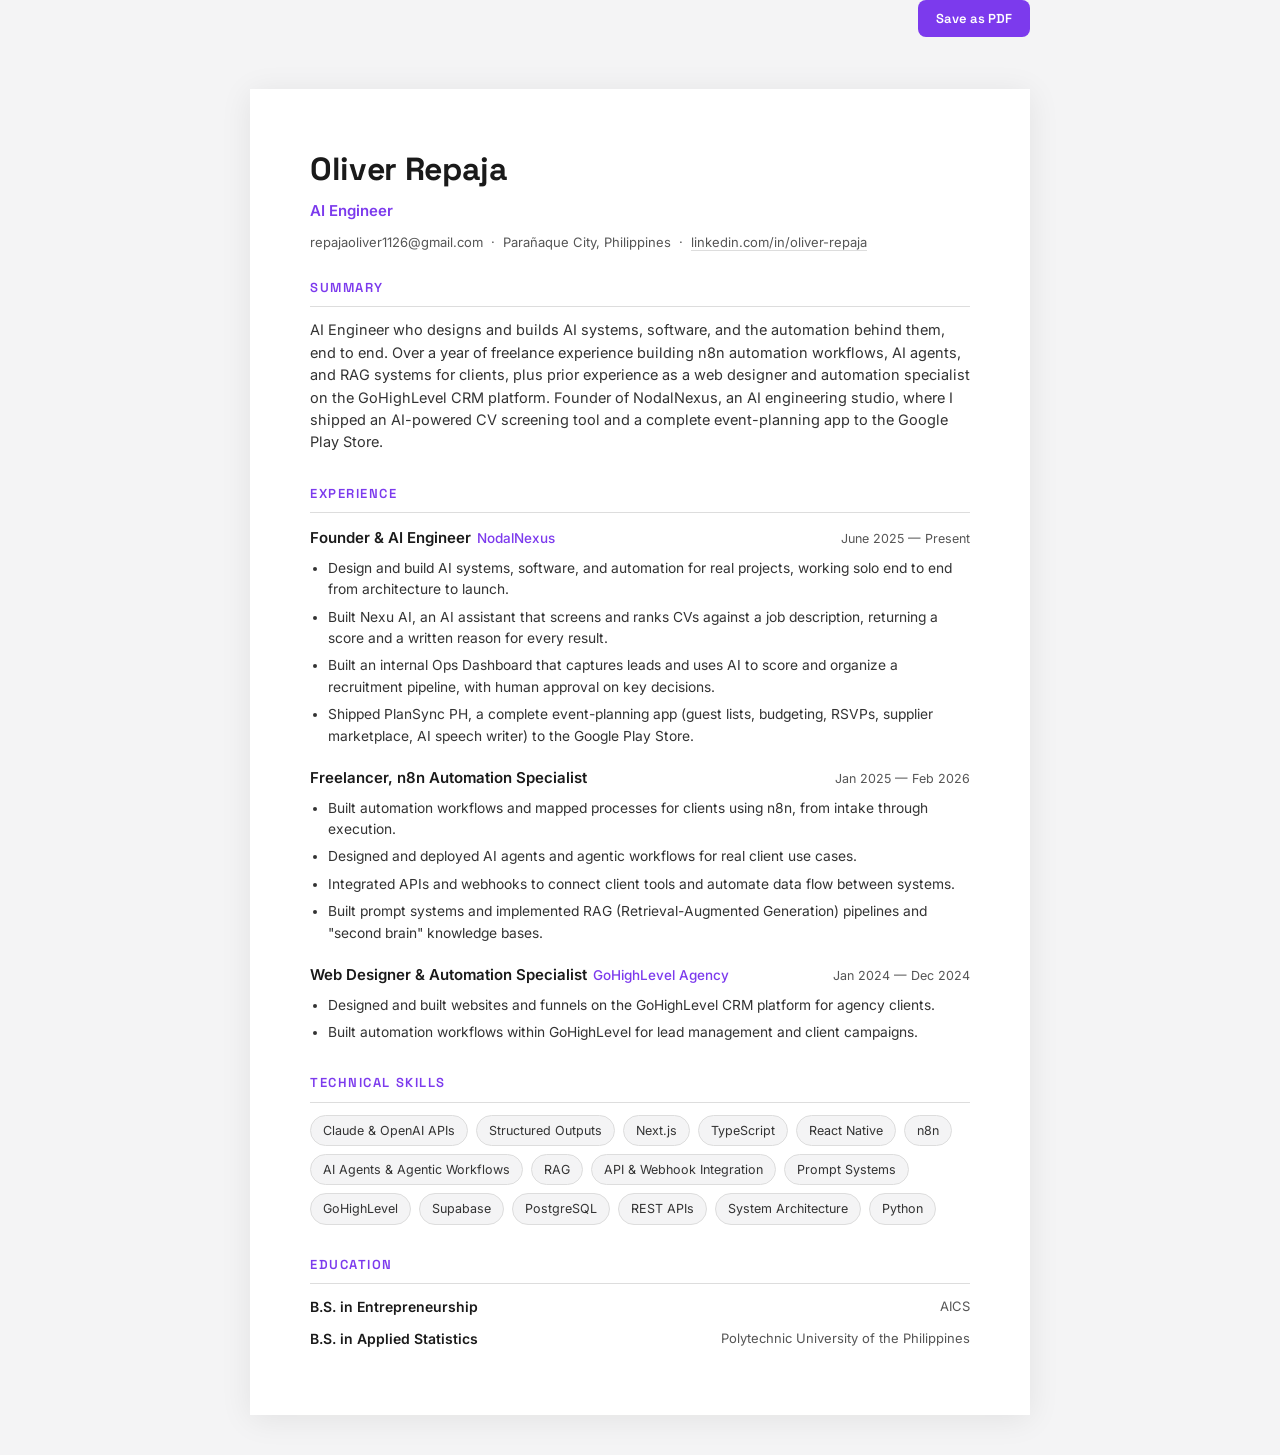
<file: resume.html>
<!DOCTYPE html><html lang="en"><head>
<meta charset="UTF-8"><meta name="viewport" content="width=device-width, initial-scale=1.0">
<title>Oliver Repaja — Resume</title>
<link rel="preconnect" href="https://fonts.googleapis.com"><link rel="preconnect" href="https://fonts.gstatic.com" crossorigin>
<link href="https://fonts.googleapis.com/css2?family=Inter:wght@400;500;600;700&family=Space+Grotesk:wght@600;700&display=swap" rel="stylesheet">
<style>
  :root{ --ink:#1a1a1a; --muted:#555; --line:#ddd; --accent:#7c3aed; }
  *{box-sizing:border-box}
  body{margin:0;background:#f4f4f5;color:var(--ink);font-family:'Inter',sans-serif;font-weight:400;line-height:1.55;-webkit-font-smoothing:antialiased}
  .page{max-width:780px;margin:40px auto;background:#fff;padding:56px 60px;box-shadow:0 4px 30px rgba(0,0,0,.08)}
  h1{font-family:'Space Grotesk',sans-serif;font-weight:700;font-size:32px;margin:0 0 4px;letter-spacing:-.01em}
  .role{font-size:15px;color:var(--accent);font-weight:600;margin:0 0 10px}
  .contact{font-size:13px;color:var(--muted);margin:0 0 26px}
  .contact a{color:var(--muted);text-decoration:none;border-bottom:1px solid var(--line)}
  h2{font-family:'Space Grotesk',sans-serif;font-weight:600;font-size:13px;letter-spacing:.12em;text-transform:uppercase;color:var(--accent);
     margin:30px 0 12px;padding-bottom:8px;border-bottom:1px solid var(--line)}
  h2:first-of-type{margin-top:0}
  p.summary{font-size:14.5px;color:#333;margin:0}
  .job{margin-bottom:18px}
  .job-head{display:flex;justify-content:space-between;align-items:baseline;flex-wrap:wrap;gap:6px}
  .job-title{font-weight:600;font-size:15px}
  .job-org{color:var(--accent);font-weight:500;font-size:13.5px;margin-left:6px}
  .job-date{font-size:12.5px;color:var(--muted);white-space:nowrap}
  ul{margin:8px 0 0;padding-left:18px}
  li{font-size:13.8px;color:#333;margin-bottom:6px}
  .skills{display:flex;flex-wrap:wrap;gap:8px}
  .skill{font-size:12.5px;color:#333;background:#f4f4f5;border:1px solid var(--line);padding:5px 12px;border-radius:999px}
  .edu{display:flex;justify-content:space-between;flex-wrap:wrap;gap:4px;margin-bottom:10px}
  .edu-deg{font-weight:600;font-size:14px}
  .edu-school{font-size:13px;color:var(--muted)}
  .print-bar{max-width:780px;margin:0 auto;display:flex;justify-content:flex-end;padding:0 0 12px}
  .print-btn{font-family:'Space Grotesk',sans-serif;font-weight:600;font-size:13px;background:var(--accent);color:#fff;border:none;
    padding:10px 18px;border-radius:8px;cursor:pointer}
  @media print{
    body{background:#fff}
    .page{box-shadow:none;margin:0;padding:0}
    .print-bar{display:none}
    @page{margin:14mm}
  }
</style>
</head>
<body>

<div class="print-bar"><button class="print-btn" onclick="window.print()">Save as PDF</button></div>

<div class="page">
  <h1>Oliver Repaja</h1>
  <p class="role">AI Engineer</p>
  <p class="contact">
    repajaoliver1126@gmail.com &nbsp;·&nbsp; Parañaque City, Philippines &nbsp;·&nbsp;
    <a href="https://linkedin.com/in/oliver-repaja">linkedin.com/in/oliver-repaja</a>
  </p>

  <h2>Summary</h2>
  <p class="summary">AI Engineer who designs and builds AI systems, software, and the automation behind them, end to end. Over a year of freelance experience building n8n automation workflows, AI agents, and RAG systems for clients, plus prior experience as a web designer and automation specialist on the GoHighLevel CRM platform. Founder of NodalNexus, an AI engineering studio, where I shipped an AI-powered CV screening tool and a complete event-planning app to the Google Play Store.</p>

  <h2>Experience</h2>
  <div class="job">
    <div class="job-head">
      <div><span class="job-title">Founder &amp; AI Engineer</span><span class="job-org">NodalNexus</span></div>
      <div class="job-date">June 2025 — Present</div>
    </div>
    <ul>
      <li>Design and build AI systems, software, and automation for real projects, working solo end to end from architecture to launch.</li>
      <li>Built Nexu AI, an AI assistant that screens and ranks CVs against a job description, returning a score and a written reason for every result.</li>
      <li>Built an internal Ops Dashboard that captures leads and uses AI to score and organize a recruitment pipeline, with human approval on key decisions.</li>
      <li>Shipped PlanSync PH, a complete event-planning app (guest lists, budgeting, RSVPs, supplier marketplace, AI speech writer) to the Google Play Store.</li>
    </ul>
  </div>

  <div class="job">
    <div class="job-head">
      <div><span class="job-title">Freelancer, n8n Automation Specialist</span></div>
      <div class="job-date">Jan 2025 — Feb 2026</div>
    </div>
    <ul>
      <li>Built automation workflows and mapped processes for clients using n8n, from intake through execution.</li>
      <li>Designed and deployed AI agents and agentic workflows for real client use cases.</li>
      <li>Integrated APIs and webhooks to connect client tools and automate data flow between systems.</li>
      <li>Built prompt systems and implemented RAG (Retrieval-Augmented Generation) pipelines and "second brain" knowledge bases.</li>
    </ul>
  </div>

  <div class="job">
    <div class="job-head">
      <div><span class="job-title">Web Designer &amp; Automation Specialist</span><span class="job-org">GoHighLevel Agency</span></div>
      <div class="job-date">Jan 2024 — Dec 2024</div>
    </div>
    <ul>
      <li>Designed and built websites and funnels on the GoHighLevel CRM platform for agency clients.</li>
      <li>Built automation workflows within GoHighLevel for lead management and client campaigns.</li>
    </ul>
  </div>

  <h2>Technical Skills</h2>
  <div class="skills">
    <span class="skill">Claude &amp; OpenAI APIs</span><span class="skill">Structured Outputs</span>
    <span class="skill">Next.js</span><span class="skill">TypeScript</span><span class="skill">React Native</span>
    <span class="skill">n8n</span><span class="skill">AI Agents &amp; Agentic Workflows</span><span class="skill">RAG</span>
    <span class="skill">API &amp; Webhook Integration</span><span class="skill">Prompt Systems</span>
    <span class="skill">GoHighLevel</span><span class="skill">Supabase</span><span class="skill">PostgreSQL</span>
    <span class="skill">REST APIs</span><span class="skill">System Architecture</span><span class="skill">Python</span>
  </div>

  <h2>Education</h2>
  <div class="edu">
    <span class="edu-deg">B.S. in Entrepreneurship</span>
    <span class="edu-school">AICS</span>
  </div>
  <div class="edu">
    <span class="edu-deg">B.S. in Applied Statistics</span>
    <span class="edu-school">Polytechnic University of the Philippines</span>
  </div>
</div>

</body></html>
</file>
